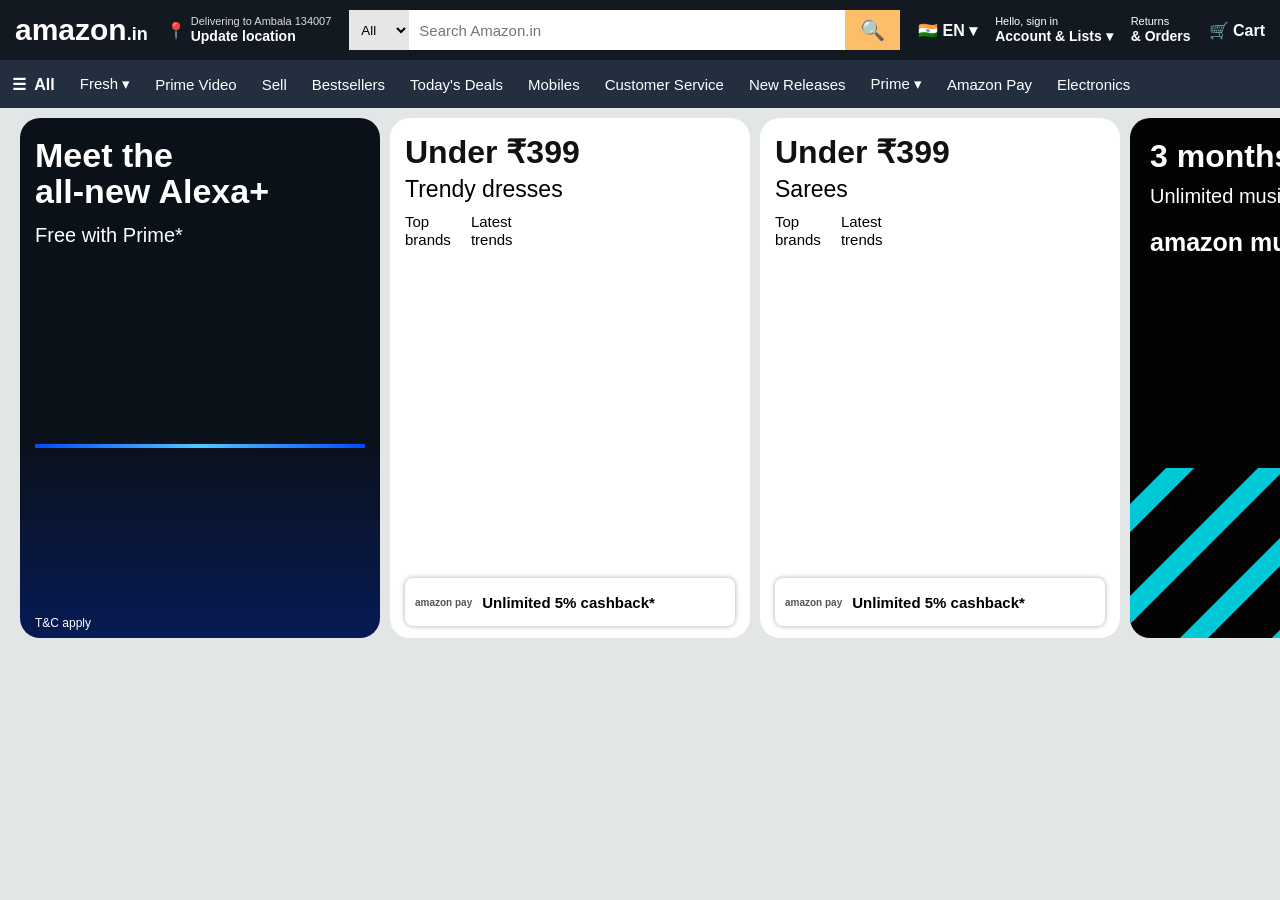
<file: amazon/index.html>
<!DOCTYPE html>
<html lang="en">
<head>
    <meta charset="UTF-8">
    <meta name="viewport" content="width=device-width, initial-scale=1.0">
    <title>Amazon Homepage</title>
    <link rel="stylesheet" href="style.css">
</head>
<body>

<!-- Top Header -->
<header class="top-header">

    <div class="logo">
        amazon<span>.in</span>
    </div>

    <div class="location">
        📍
        <div>
            <small>Delivering to Ambala 134007</small>
            <b>Update location</b>
        </div>
    </div>

    <div class="search-box">
        <select>
            <option>All</option>
        </select>

        <input type="text" placeholder="Search Amazon.in">

        <button>🔍</button>
    </div>

    <div class="language">
        🇮🇳 EN ▾
    </div>

    <div class="account">
        <small>Hello, sign in</small>
        <b>Account & Lists ▾</b>
    </div>

    <div class="returns">
        <small>Returns</small>
        <b>& Orders</b>
    </div>

    <div class="cart">
        🛒 Cart
    </div>

</header>


<!-- Navigation Bar -->
<nav class="navbar">

    <div class="nav-item menu">
        ☰ &nbsp;All
    </div>

    <div class="nav-item">Fresh ▾</div>
    <div class="nav-item">Prime Video</div>
    <div class="nav-item">Sell</div>
    <div class="nav-item">Bestsellers</div>
    <div class="nav-item">Today's Deals</div>
    <div class="nav-item">Mobiles</div>
    <div class="nav-item">Customer Service</div>
    <div class="nav-item">New Releases</div>
    <div class="nav-item">Prime ▾</div>
    <div class="nav-item">Amazon Pay</div>
    <div class="nav-item">Electronics</div>

</nav>


<!-- Main Content -->
<main class="cards-container">

    <!-- Alexa Card -->
    <div class="card alexa-card">

        <div class="card-content">
            <h1>Meet the<br>all-new Alexa+</h1>

            <p>Free with Prime*</p>
        </div>

        <div class="blue-line"></div>

        <small class="terms">T&C apply</small>

    </div>


    <!-- Dresses Card -->
    <div class="card dress-card">

        <div class="card-heading">
            <h2>Under ₹399</h2>
            <p>Trendy dresses</p>

            <div class="links">
                <span>Top<br>brands</span>
                <span>Latest<br>trends</span>
            </div>
        </div>

        <div class="dress-image"></div>

        <div class="cashback">
            <b>amazon pay</b>
            <strong>Unlimited 5% cashback*</strong>
        </div>

    </div>


    <!-- Saree Card -->
    <div class="card saree-card">

        <div class="card-heading">
            <h2>Under ₹399</h2>
            <p>Sarees</p>

            <div class="links">
                <span>Top<br>brands</span>
                <span>Latest<br>trends</span>
            </div>
        </div>

        <div class="saree-image"></div>

        <div class="cashback">
            <b>amazon pay</b>
            <strong>Unlimited 5% cashback*</strong>
        </div>

    </div>


    <!-- Music Card -->
    <div class="card music-card">

        <h2>3 months</h2>

        <p>Unlimited music</p>

        <h3>amazon music</h3>

        <div class="music-design"></div>

        <button class="next-btn">›</button>

    </div>

</main>

</body>
</html>
</file>
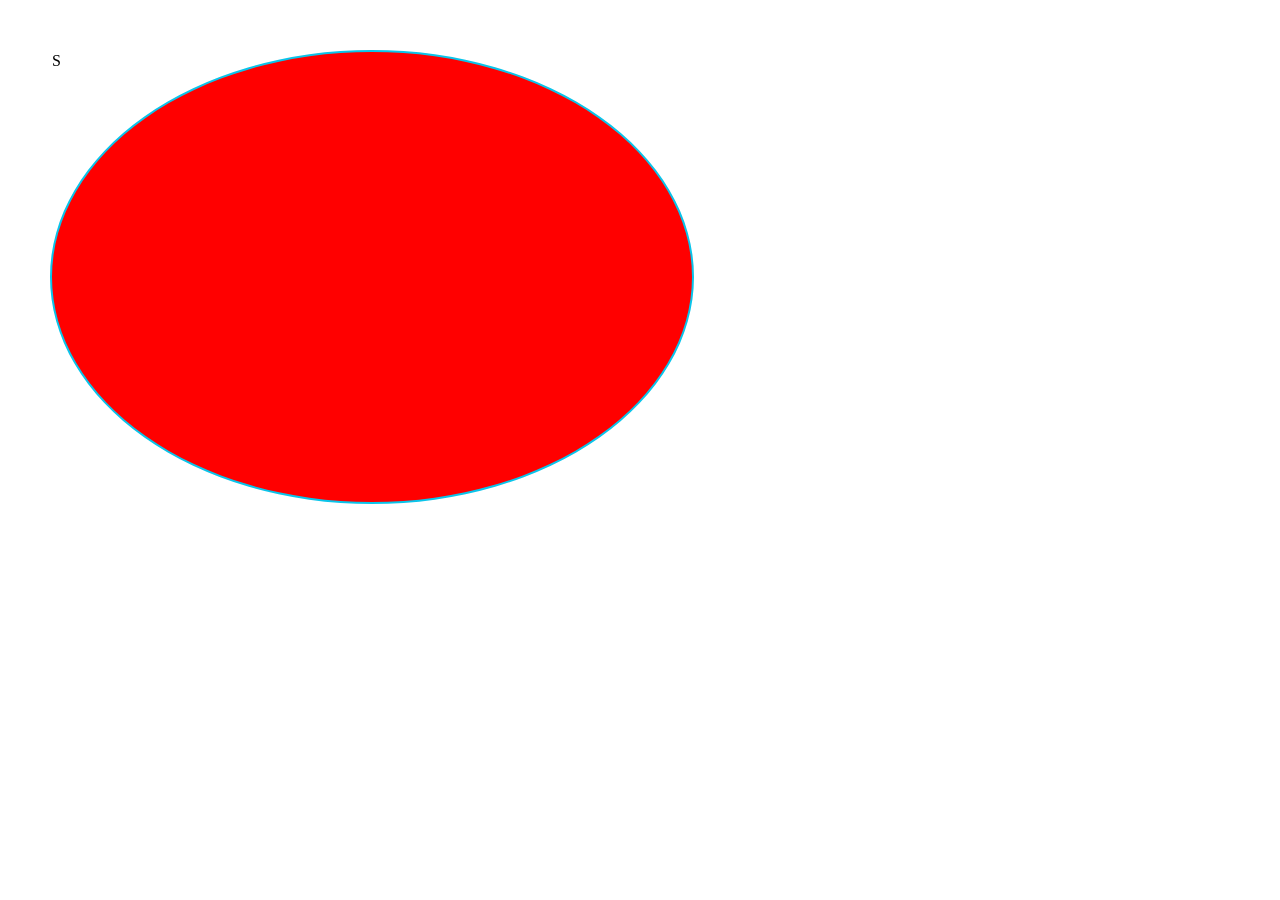
<file: MEDIA/animation/animation.html>
<!DOCTYPE html>
<html lang="en">
<head>
    <meta charset="UTF-8">
    <meta name="viewport" content="width=device-width, initial-scale=1.0">
    <title>Document</title>
    <link rel="stylesheet" href="animation.css">
</head>
<body>
    <div>
        S
    </div>
    
    
</body>
</html>
</file>
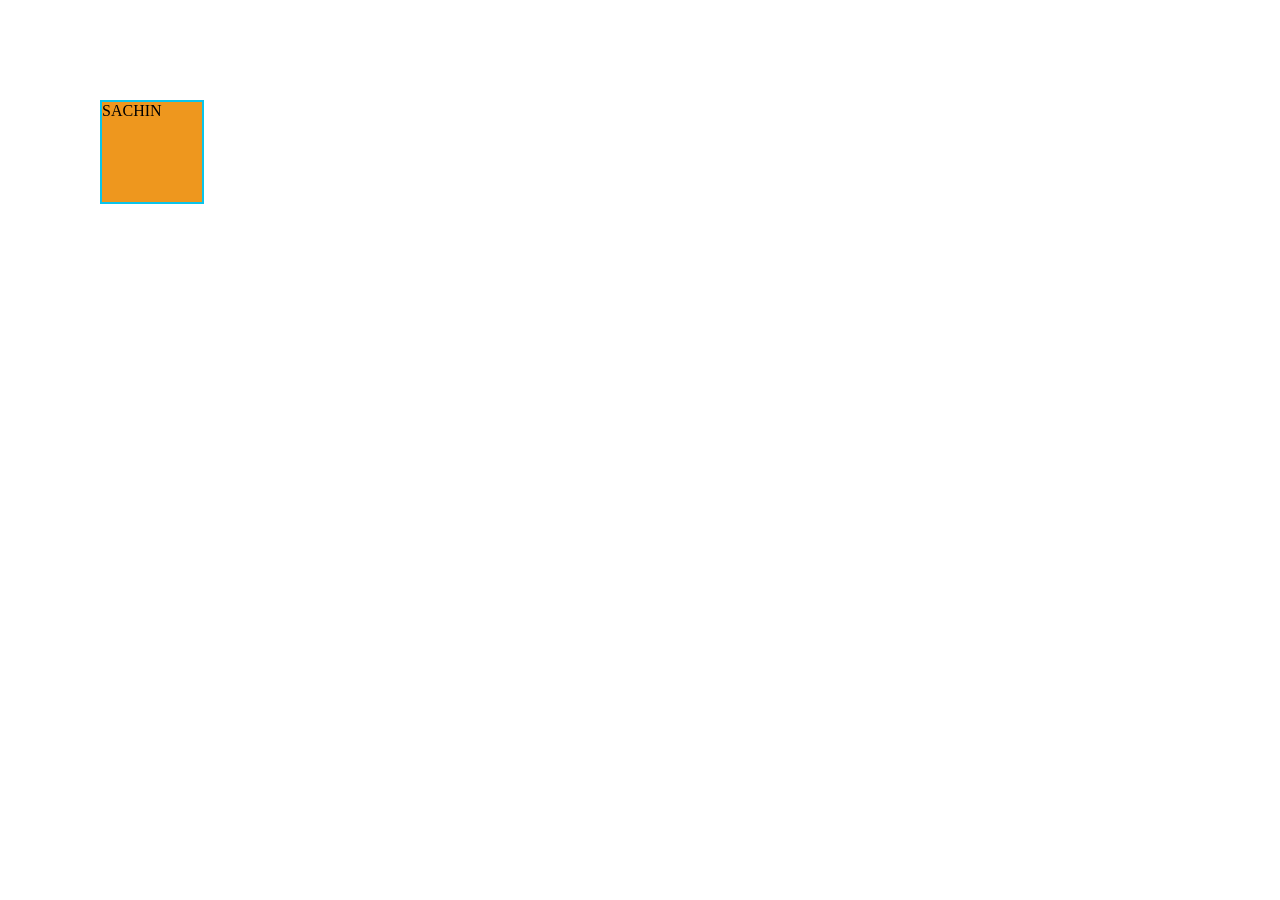
<file: MEDIA/transform/transform.html>
<!DOCTYPE html>
<html lang="en">
<head>
    <meta charset="UTF-8">
    <meta name="viewport" content="width=device-width, initial-scale=1.0">
    <title>Document</title>
    <link rel="stylesheet" href="transform.css">
</head>
<body>
    <div>SACHIN</div>
    
</body>
</html>
</file>
<file: amazon/style.css>
* {
    margin: 0;
    padding: 0;
    box-sizing: border-box;
}

body {
    font-family: Arial, Helvetica, sans-serif;
    background: #e3e6e6;
    overflow-x: hidden;
}


/* ================= HEADER ================= */

.top-header {
    height: 60px;
    background: #131921;
    color: white;

    display: flex;
    align-items: center;
    gap: 18px;

    padding: 5px 15px;
}


/* Amazon Logo */

.logo {
    font-size: 30px;
    font-weight: bold;
    white-space: nowrap;
}

.logo span {
    font-size: 18px;
}


/* Location */

.location {
    display: flex;
    align-items: center;
    gap: 5px;
    white-space: nowrap;
}

.location small {
    display: block;
    color: #ddd;
    font-size: 11px;
}

.location b {
    font-size: 14px;
}


/* Search */

.search-box {
    height: 40px;
    flex: 1;

    display: flex;

    max-width: 620px;
}

.search-box select {
    width: 60px;
    border: none;
    background: #e6e6e6;
    padding: 8px;
}

.search-box input {
    flex: 1;
    border: none;
    outline: none;
    padding: 10px;
    font-size: 15px;
}

.search-box button {
    width: 55px;
    border: none;
    background: #febd69;
    font-size: 20px;
    cursor: pointer;
}


/* Account */

.account small,
.returns small {
    display: block;
    font-size: 11px;
}

.account b,
.returns b {
    font-size: 14px;
}


/* Language */

.language {
    white-space: nowrap;
    font-weight: bold;
}


/* Cart */

.cart {
    font-size: 16px;
    font-weight: bold;
    white-space: nowrap;
}


/* ================= NAVBAR ================= */

.navbar {
    height: 48px;
    background: #232f3e;

    color: white;

    display: flex;
    align-items: center;

    padding: 0 12px;

    gap: 25px;

    white-space: nowrap;
    overflow: hidden;
}

.nav-item {
    font-size: 15px;
    cursor: pointer;
}

.menu {
    font-weight: bold;
    font-size: 16px;
}


/* ================= CARDS ================= */

.cards-container {
    display: flex;
    gap: 10px;

    padding: 10px 20px;

    overflow: hidden;

    background: #e3e6e6;
}


.card {
    position: relative;

    min-width: 360px;
    height: 520px;

    border-radius: 20px;

    overflow: hidden;

    background: white;
}


/* ================= ALEXA ================= */

.alexa-card {
    background: linear-gradient(
        to bottom,
        #0b1118 0%,
        #0b1118 60%,
        #061a55 100%
    );

    color: white;
}

.card-content {
    padding: 20px 15px;
}

.card-content h1 {
    font-size: 34px;
    line-height: 1.05;
}

.card-content p {
    margin-top: 15px;
    font-size: 20px;
}

.blue-line {
    position: absolute;

    left: 15px;
    right: 15px;
    bottom: 190px;

    height: 4px;

    background: linear-gradient(
        to right,
        #004cff,
        #50c8ff,
        #004cff
    );
}

.terms {
    position: absolute;
    bottom: 8px;
    left: 15px;

    font-size: 12px;
}


/* ================= DRESSES ================= */

.dress-card {
    background: #fff;
}

.card-heading {
    position: absolute;
    top: 15px;
    left: 15px;

    z-index: 2;
}

.card-heading h2 {
    font-size: 32px;
    color: #111;
}

.card-heading p {
    font-size: 23px;
    margin-top: 5px;
}

.links {
    display: flex;
    gap: 20px;
    margin-top: 10px;
}

.links span {
    font-size: 15px;
    line-height: 1.2;
}

.dress-image {
    position: absolute;

    inset: 0;

    background-image: url("https://images.unsplash.com/photo-1595777457583-95e059d581b8?auto=format&fit=crop&w=800&q=80");

    background-size: cover;
    background-position: center;
}


/* ================= SAREE ================= */

.saree-card {
    background: #fff;
}

.saree-image {
    position: absolute;

    inset: 0;

    background-image: url("https://images.unsplash.com/photo-1610030469983-98e550d6193c?auto=format&fit=crop&w=800&q=80");

    background-size: cover;
    background-position: center;
}


/* ================= CASHBACK ================= */

.cashback {
    position: absolute;

    bottom: 12px;
    left: 15px;
    right: 15px;

    height: 48px;

    background: white;

    border-radius: 8px;

    display: flex;
    align-items: center;
    gap: 10px;

    padding: 10px;

    box-shadow: 0 0 5px #aaa;
}

.cashback b {
    font-size: 10px;
    color: #555;
}

.cashback strong {
    font-size: 15px;
}


/* ================= MUSIC ================= */

.music-card {
    background: #030303;
    color: white;

    padding: 20px;
}

.music-card h2 {
    font-size: 32px;
}

.music-card p {
    font-size: 20px;
    margin-top: 10px;
}

.music-card h3 {
    margin-top: 20px;
    font-size: 25px;
}

.music-design {
    position: absolute;

    bottom: 0;
    left: 0;
    right: 0;

    height: 170px;

    background:
        repeating-linear-gradient(
            135deg,
            transparent 0px,
            transparent 25px,
            #00c8d7 26px,
            #00c8d7 45px,
            transparent 46px,
            transparent 65px
        );
}


/* Next Button */

.next-btn {
    position: absolute;

    right: 0;
    top: 200px;

    width: 55px;
    height: 80px;

    border: none;

    background: white;

    border-radius: 15px 0 0 15px;

    font-size: 45px;

    cursor: pointer;
}


/* ================= RESPONSIVE ================= */

@media (max-width: 900px) {

    .top-header {
        gap: 8px;
    }

    .location,
    .language,
    .account,
    .returns {
        display: none;
    }

    .search-box {
        max-width: none;
    }

    .navbar {
        gap: 15px;
    }

    .card {
        min-width: 320px;
    }
}
</file>
<file: MEDIA/animation/animation.css>
div{
    height: 50%;
    width: 50%;
    border-radius: 50%;
    background-color: red;
    border: 2px solid rgb(10, 196, 234);
    position: absolute;
    top:50px;
    left:50px;
    animation-name: coloranimate;
    animation-duration: s;
   /* animation-timing-function: linear;*/
    animation-delay: 0s;
    animation-iteration-count:infinite;


}
@keyframes coloranimate{
    from{left:0px;}
    to{left:100px;}
}
</file>
<file: MEDIA/transform/transform.css>
div{
    height:100px;
    width:100px;
    background-color: rgb(238, 151, 30);
    border:2px solid rgb(10, 196, 234);
    position:absolute;
    top:100px;
    left:100px;
   /* transition-property: all;
    transition-duration: 3s;
    transition-timing-function:steps(5);
    transition-delay: 1s;*/
   /* transition: all 3s steps(5) 1s; */
  /* transform: rotate(45deg);
   transform: scale(1.5);
   transform: translate(100px, 100px);*/
  /*  rotate: z 90deg;*/
  /*transform: scale(2)*/
  transition:all 2s ease-in 1s;

}

div:hover{
   /* background-color: rgb(189, 30, 238);
    border:2px solid rgb(207, 218, 0);
    font-size: 25px;*/
    /*transform: scale(2);
    transform: translate(100px);*/
    transform: skew(180deg);
}
div:active{
    background-color: rgb(238, 30, 117);
    border:2px solid rgb(0, 0, 0);

}
</file>
